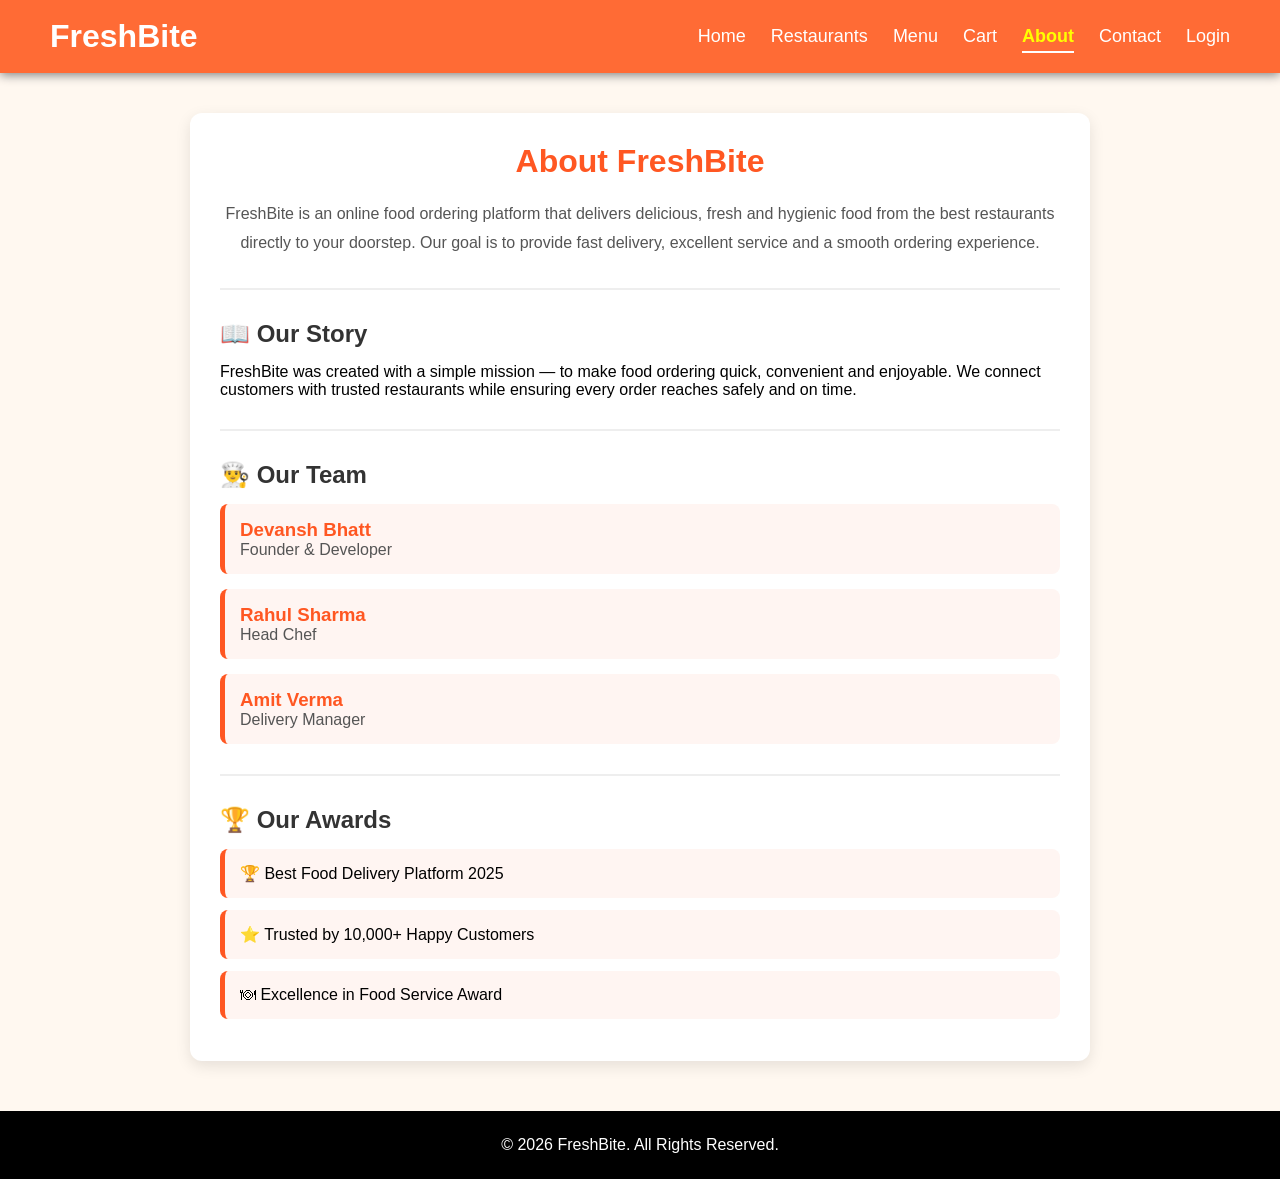
<file: about.html>
<!DOCTYPE html>
<html lang="en">
<head>
    <meta charset="UTF-8">
    <meta name="viewport" content="width=device-width, initial-scale=1.0">
    <title>About - FreshBite</title>

    <link rel="stylesheet" href="style.css">

    <link rel="stylesheet"
    href="https://cdnjs.cloudflare.com/ajax/libs/font-awesome/6.5.2/css/all.min.css">
</head>

<body>

<header>

    <nav>
        <h1>FreshBite</h1>
        <ul>

            <li><a href="index.html">Home</a></li>
            <li><a href="restaurants.html">Restaurants</a></li>
            <li><a href="menu.html">Menu</a></li>
            <li><a href="cart.html">Cart</a></li>
            <li><a href="about.html" class = "active">About</a></li>
            <li><a href="contact.html">Contact</a></li>

            <li id="loginLink">
                <a href="login.html">Login</a>
            </li>

            <li id="accountLink" style="display:none;">
                <a href="account.html">Account</a>
            </li>

        </ul>
    </nav>

</header>

<div class="about-container">

    <h1>About FreshBite</h1>

    <p class="about-text">
        FreshBite is an online food ordering platform that delivers
        delicious, fresh and hygienic food from the best restaurants
        directly to your doorstep. Our goal is to provide fast delivery,
        excellent service and a smooth ordering experience.
    </p>

    <hr>

    <section>

        <h2>📖 Our Story</h2>

        <p>
            FreshBite was created with a simple mission — to make food
            ordering quick, convenient and enjoyable. We connect customers
            with trusted restaurants while ensuring every order reaches
            safely and on time.
        </p>

    </section>

    <hr>

    <section>

        <h2>👨‍🍳 Our Team</h2>

        <div class="team-card">
            <h3>Devansh Bhatt</h3>
            <p>Founder & Developer</p>
        </div>

        <div class="team-card">
            <h3>Rahul Sharma</h3>
            <p>Head Chef</p>
        </div>

        <div class="team-card">
            <h3>Amit Verma</h3>
            <p>Delivery Manager</p>
        </div>

    </section>

    <hr>

    <section>

        <h2>🏆 Our Awards</h2>

        <ul class="award-list">
            <li>🏆 Best Food Delivery Platform 2025</li>
            <li>⭐ Trusted by 10,000+ Happy Customers</li>
            <li>🍽 Excellence in Food Service Award</li>
        </ul>

    </section>

</div>

<footer>

    <p>&copy; 2026 FreshBite. All Rights Reserved.</p>

</footer>

<script src="script.js"></script>

<script>

if(localStorage.getItem("loggedIn")==="true"){

document.getElementById("loginLink").style.display="none";

document.getElementById("accountLink").style.display="inline-block";

}

</script>

</body>
</html>
</file>
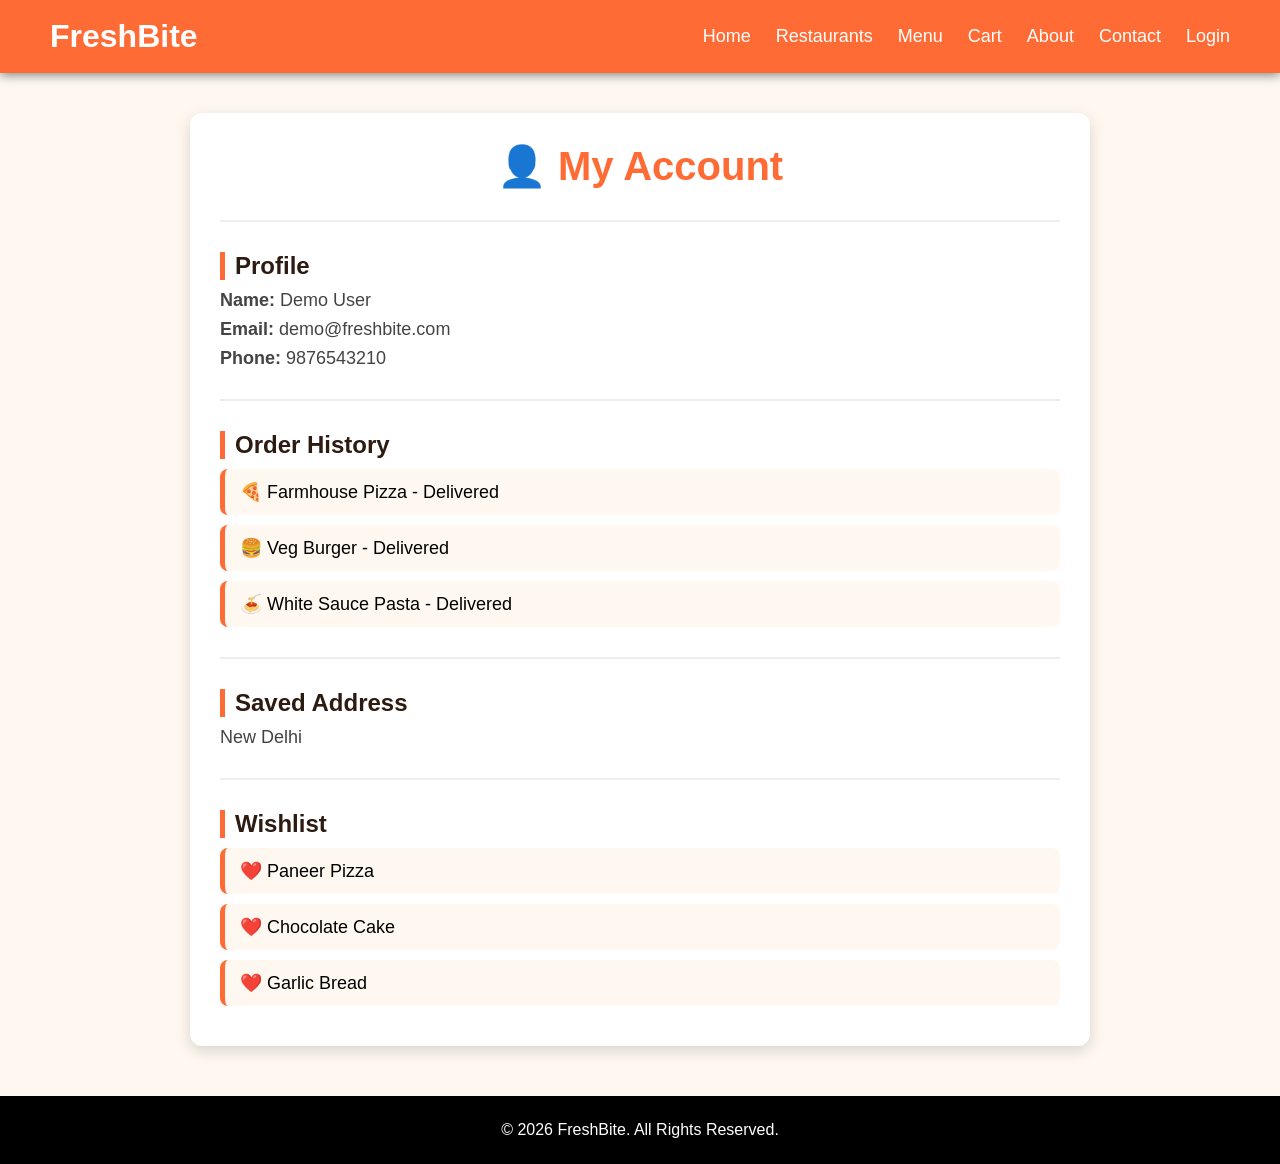
<file: account.html>
<!DOCTYPE html>
<html lang="en">
<head>
    <meta charset="UTF-8">
    <meta name="viewport" content="width=device-width, initial-scale=1.0">
    <title>My Account - FreshBite</title>
    <link rel="stylesheet" href="style.css">
</head>
<body>

<header>
<nav>
    <h1>FreshBite</h1>

    <ul>
        <li><a href="index.html">Home</a></li>
        <li><a href="restaurants.html">Restaurants</a></li>
        <li><a href="menu.html">Menu</a></li>
        <li><a href="cart.html">Cart</a></li>
        <li><a href="about.html">About</a></li>
        <li><a href="contact.html">Contact</a></li>

        <li id="loginLink">
            <a href="login.html">Login</a>
        </li>

        <li id="accountLink" style="display:none;">
            <a href="account.html" class="active">Account</a>
        </li>
    </ul>

</nav>
</header>

<div class="container">

    <h1>👤 My Account</h1>

    <hr>

    <h2>Profile</h2>
    <p><strong>Name:</strong> Demo User</p>
    <p><strong>Email:</strong> demo@freshbite.com</p>
    <p><strong>Phone:</strong> 9876543210</p>

    <hr>

    <h2>Order History</h2>
    <ul>
        <li>🍕 Farmhouse Pizza - Delivered</li>
        <li>🍔 Veg Burger - Delivered</li>
        <li>🍝 White Sauce Pasta - Delivered</li>
    </ul>

    <hr>

    <h2>Saved Address</h2>
    <p>New Delhi</p>

    <hr>

    <h2>Wishlist</h2>
    <ul>
        <li>❤️ Paneer Pizza</li>
        <li>❤️ Chocolate Cake</li>
        <li>❤️ Garlic Bread</li>
    </ul>

</div>
<footer>
    <p>&copy; 2026 FreshBite. All Rights Reserved.</p>
</footer>
<script src="script.js"></script>

<script>
if(localStorage.getItem("loggedIn")==="true"){
    document.getElementById("loginLink").style.display="none";
    document.getElementById("accountLink").style.display="inline-block";
}
</script>
</body>
</html>
</file>
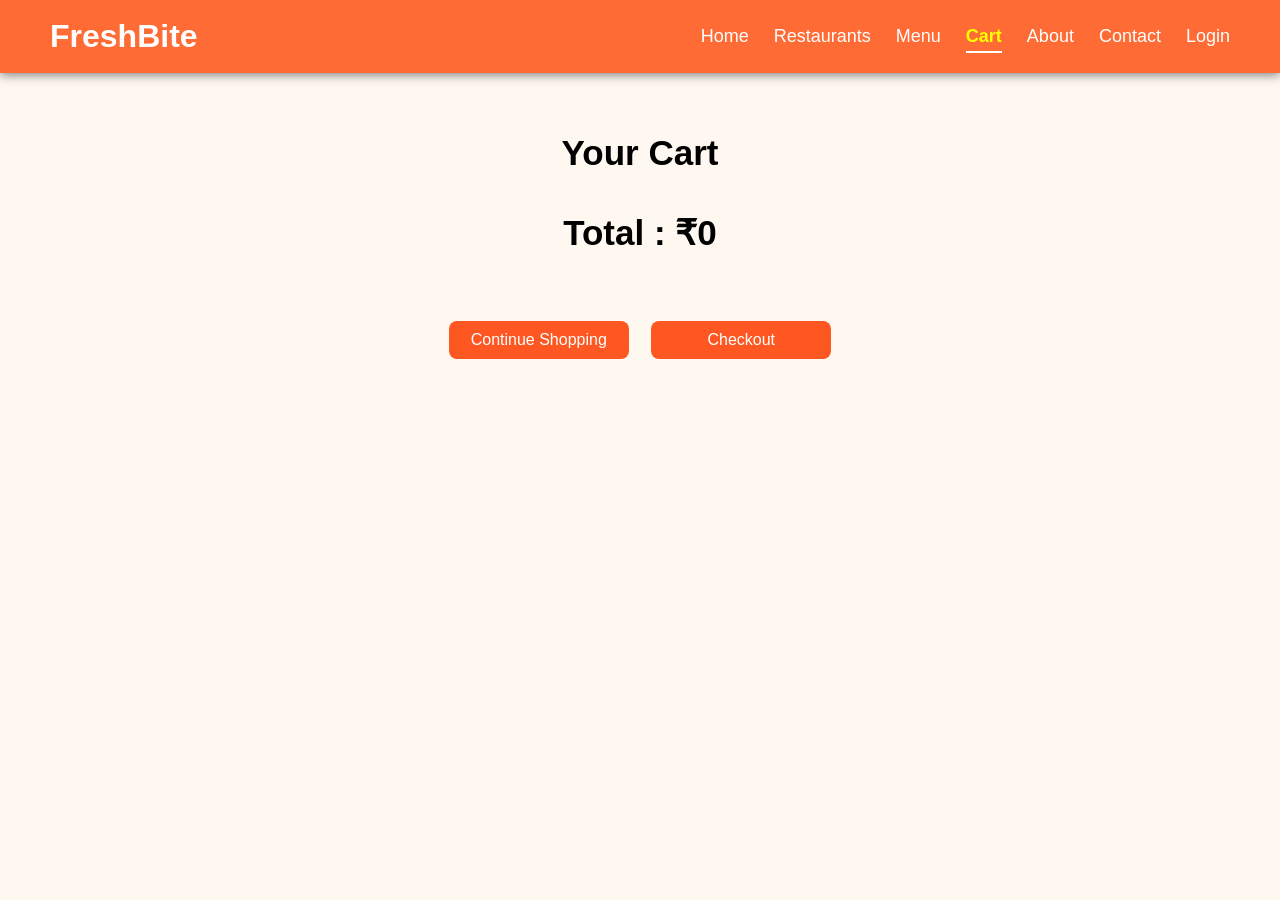
<file: cart.html>
<!DOCTYPE html>
<html>
<head>
    <meta charset="UTF-8">
    <meta name="viewport" content="width=device-width, initial-scale=1.0">

    <title>Cart</title>
    <link rel="stylesheet" href="style.css">
</head>
<body>

<header>
<nav>
    <h1>FreshBite</h1>

    <ul>
    <li><a href="index.html">Home</a></li>
    <li><a href="restaurants.html">Restaurants</a></li>
    <li><a href="menu.html">Menu</a></li>
    <li><a href="cart.html" class = "active">Cart</a></li>
    <li><a href="about.html">About</a></li>
    <li><a href="contact.html">Contact</a></li>
    <li id="loginLink">
    <a href="login.html">Login</a>
    </li>

    <li id="accountLink" style="display:none;">
    <a href="account.html">Account</a>
    </li>
    </ul>
</nav>
</header>

<section class="foods">

    <h2>Your Cart</h2>

    <div id="cart-items"></div>

    <br>

    <a href="menu.html" class="btn">Continue Shopping</a>

    <a href="checkout.html" class="btn">Checkout</a>

</section>

<script src="script.js"></script>
<script>
const loginLink = document.getElementById("loginLink");
const accountLink = document.getElementById("accountLink");

if (localStorage.getItem("loggedIn") === "true") {
    loginLink.style.display = "none";
    accountLink.style.display = "inline-block";
} else {
    loginLink.style.display = "inline-block";
    accountLink.style.display = "none";
}
</script>

</body>
</html>
</file>
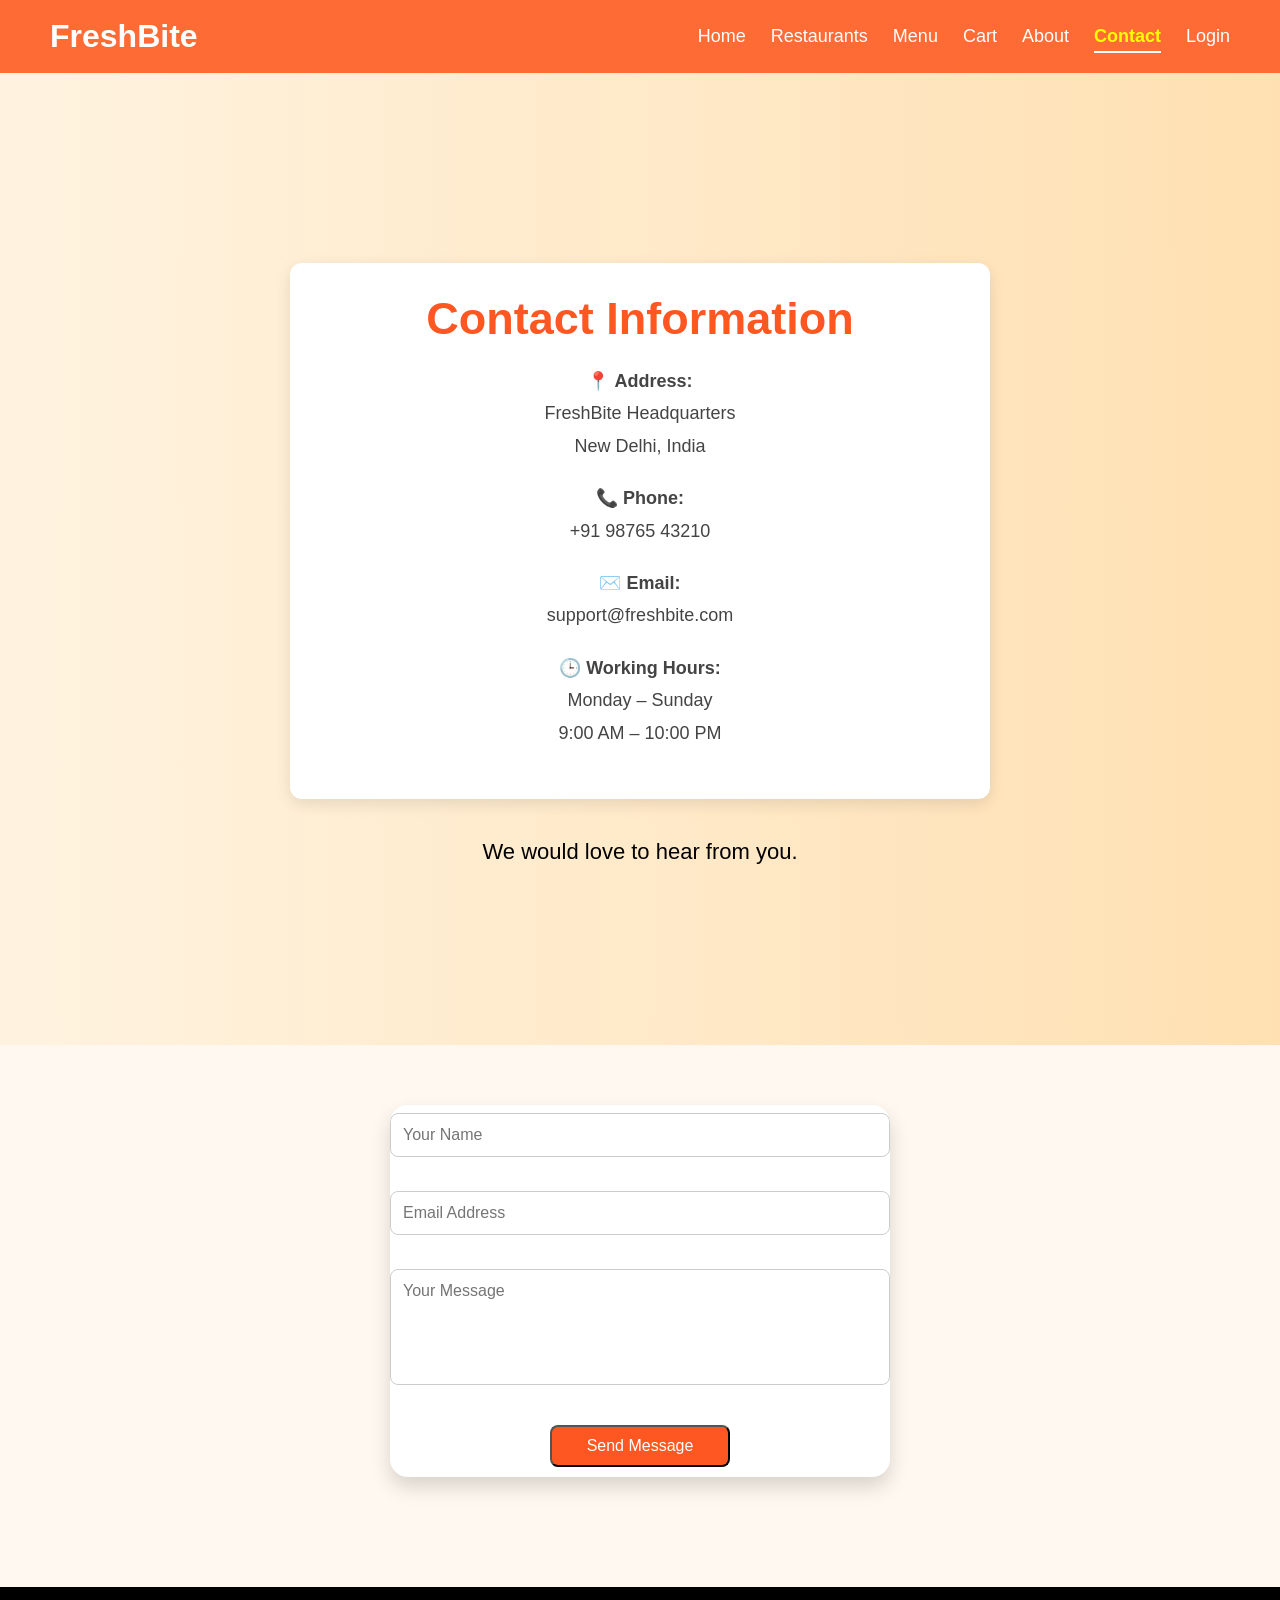
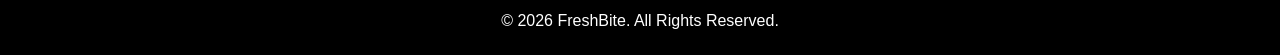
<file: contact.html>
<!DOCTYPE html>
<html lang="en">
<head>
<meta charset="UTF-8">
<meta name="viewport" content="width=device-width, initial-scale=1.0">
<title>Contact | FreshBite</title>
<link rel="stylesheet" href="style.css">
</head>

<body>

<header>
<nav>
<h1>FreshBite</h1>
<ul>
    <li><a href="index.html">Home</a></li>
    <li><a href="restaurants.html">Restaurants</a></li>
    <li><a href="menu.html">Menu</a></li>
    <li><a href="cart.html">Cart</a></li>
    <li><a href="about.html">About</a></li>
    <li><a href="contact.html" class = "active">Contact</a></li>
    <li id="loginLink"><a href="login.html">Login</a></li>

<li id="accountLink" style="display:none;">
    <a href="account.html">Account</a>
</li></ul>
</nav>
</header>

<section class="hero">
<div class="contact-info">

    <h2>Contact Information</h2>

    <p>📍 <strong>Address:</strong><br>
    FreshBite Headquarters<br>
    New Delhi, India</p>

    <p>📞 <strong>Phone:</strong><br>
    +91 98765 43210</p>

    <p>✉️ <strong>Email:</strong><br>
    support@freshbite.com</p>

    <p>🕒 <strong>Working Hours:</strong><br>
    Monday – Sunday<br>
    9:00 AM – 10:00 PM</p>

</div>
<p>We would love to hear from you.</p>
</section>

<section class="foods">

<div class="food-box" style="max-width:500px;margin:auto;">

<form>

<input type="text" placeholder="Your Name" required><br><br>

<input type="email" placeholder="Email Address" required><br><br>

<textarea placeholder="Your Message" rows="5" required></textarea><br><br>

<button type="submit" class="btn">Send Message</button>

</form>

</div>

</section>

<footer>
<p>© 2026 FreshBite. All Rights Reserved.</p>
</footer>
<script>
const loginLink = document.getElementById("loginLink");
const accountLink = document.getElementById("accountLink");

if (localStorage.getItem("loggedIn") === "true") {
    loginLink.style.display = "none";
    accountLink.style.display = "inline-block";
} else {
    loginLink.style.display = "inline-block";
    accountLink.style.display = "none";
}
</script>
<script>
document.querySelector("form").addEventListener("submit", function(e){
    e.preventDefault();
    alert("Message sent successfully!");
    this.reset();
});
</script>
</body>
</html>
</file>
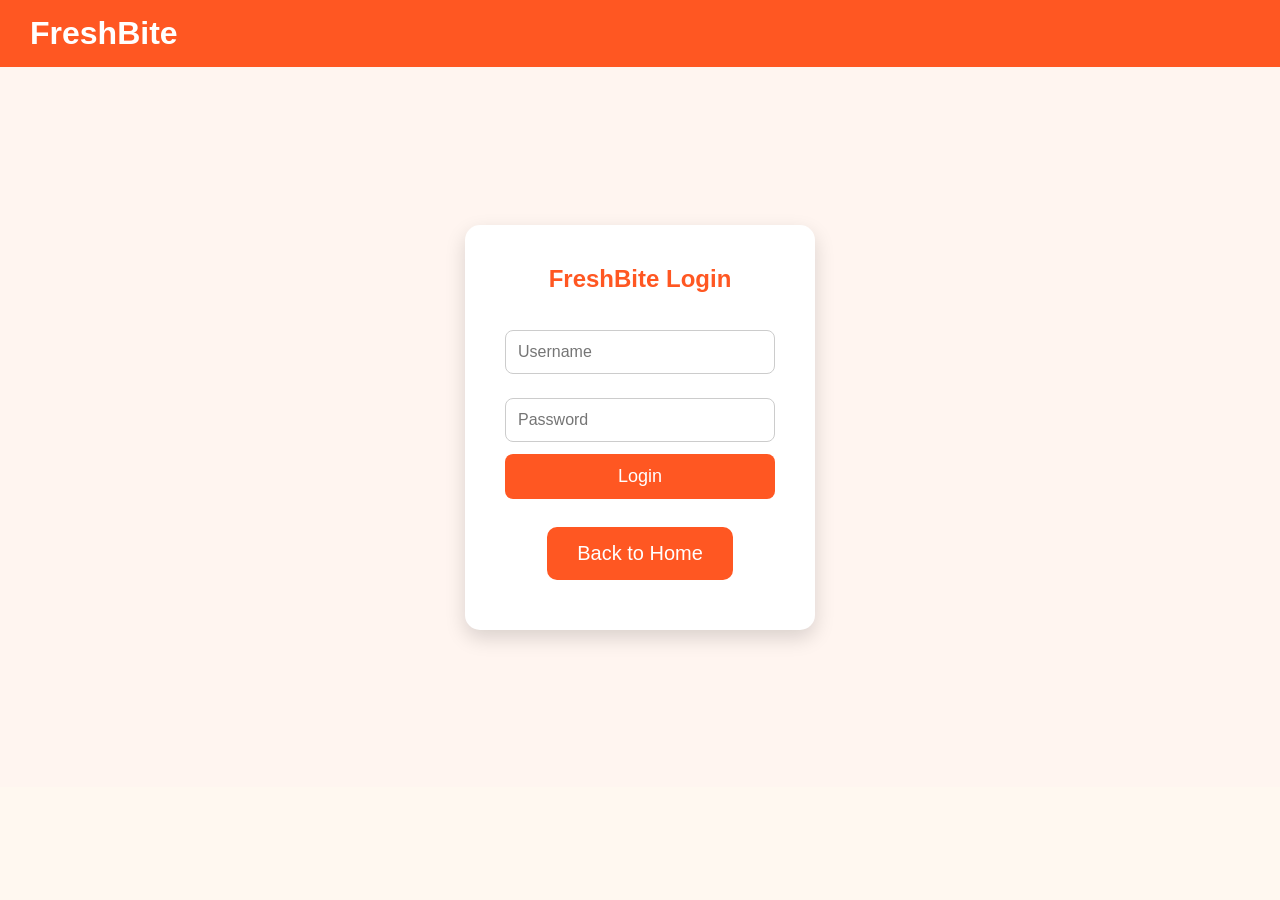
<file: login.html>
<!DOCTYPE html>
<html lang="en">
<head>
    <meta charset="UTF-8">
    <meta name="viewport" content="width=device-width, initial-scale=1.0">
    <title>FreshBite Login</title>
    <link rel="stylesheet" href="style.css">
</head>
<body>

<header class="login-header">
    <h1>FreshBite</h1>
</header>
<section class="login-section">

    <form id="loginForm" class="login-box">

        <h2>FreshBite Login</h2>

        <input
            type="text"
            id="username"
            placeholder="Username"
            required
        >

        <input
            type="password"
            id="password"
            placeholder="Password"
            required
        >

        <button type="submit">
    Login
</button>

<br><br>

<a href="index.html" class="btn">Back to Home</a>

</form>

</section>

<script src="script.js"></script>

</body>
</html>
</file>
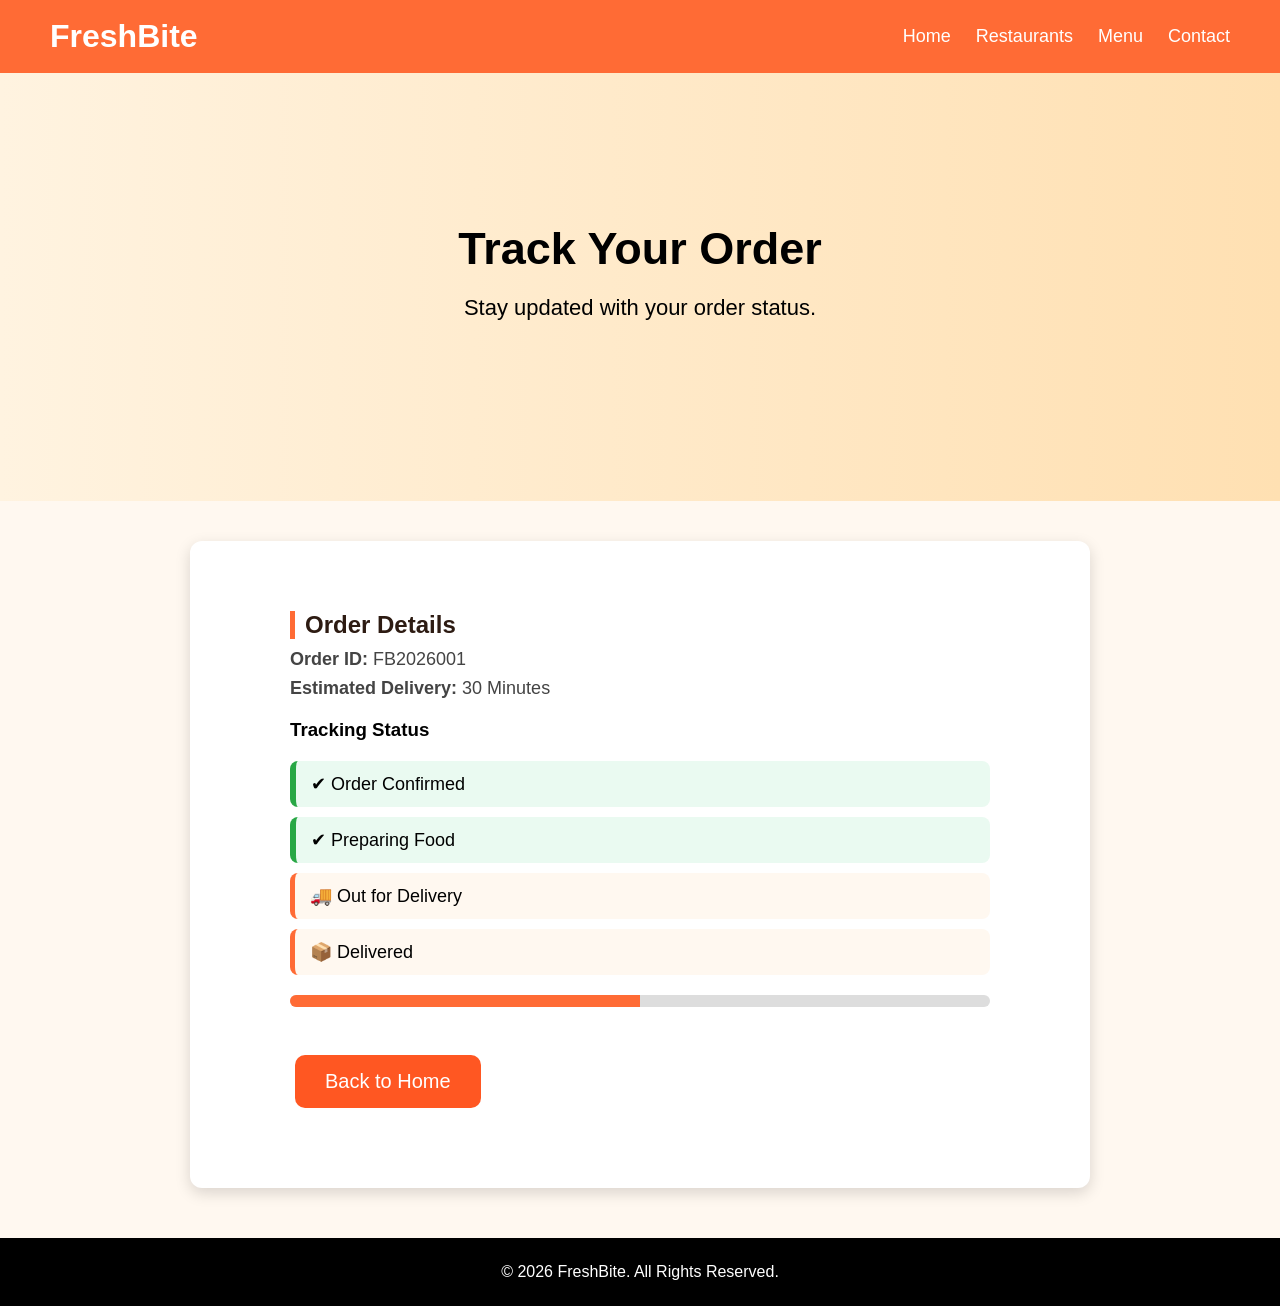
<file: tracking.html>
<!DOCTYPE html>
<html lang="en">
<head>
<meta charset="UTF-8">
<meta name="viewport" content="width=device-width, initial-scale=1.0">
<title>Track Order | FreshBite</title>
<link rel="stylesheet" href="style.css">
</head>

<body>

<header>
<nav class="navbar">
<h1>FreshBite</h1>
<ul>
<li><a href="index.html">Home</a></li>
<li><a href="restaurants.html">Restaurants</a></li>
<li><a href="menu.html">Menu</a></li>
<li><a href="contact.html">Contact</a></li>
</ul>
</nav>
</header>
<section class="hero">
    <h2>Track Your Order</h2>
    <p>Stay updated with your order status.</p>
</section>

<section class="container">

<div class="form-container" style="max-width:700px;margin:40px auto;">

        <h2>Order Details</h2>

        <p><strong>Order ID:</strong> FB2026001</p>

        <p><strong>Estimated Delivery:</strong> 30 Minutes</p>

        <h3>Tracking Status</h3>

        <ul class="tracking-list">

            <li class="completed">✔ Order Confirmed</li>

            <li class="completed">✔ Preparing Food</li>

            <li>🚚 Out for Delivery</li>

            <li>📦 Delivered</li>

        </ul>

        <div class="progress">

            <div class="progress-fill"></div>

        </div>

        <br>

        <a href="index.html" class="btn">Back to Home</a>

    </div>

</section>
<footer>
    <p>&copy; 2026 FreshBite. All Rights Reserved.</p>
</footer>

</body>
</html>
</file>
<file: style.css>
*{
    margin:0;
    padding:0;
    box-sizing:border-box;
    font-family:Arial, sans-serif;
}

/* Navbar */

nav{
    background:#ff5722;
    color:white;
    display:flex;
    justify-content:space-between;
    align-items:center;
    padding:20px 60px;
    box-shadow:0px 2px 10px gray;
}

nav h1{
    font-size:32px;
}

nav ul{
    display:flex;
    list-style:none;
}

nav ul li{
    margin-left:25px;
}

nav ul li a{
    color:white;
    text-decoration:none;
    font-size:18px;
    transition:0.3s;
}

nav ul li a:hover{
    color:#ffe0b2;
}

/* Hero Section */

.hero{
    text-align:center;
    padding:150px 20px;
    background:linear-gradient(
        to right,
        #fff3e0,
        #ffe0b2
    );
}

.hero h2{
    font-size:45px;
    margin-bottom:20px;
}

.hero p{
    font-size:22px;
    margin-bottom:30px;
}

/* Button */

.btn{
    background:#ff5722;
    color:white;
    text-decoration:none;
    padding:15px 30px;
    border-radius:10px;
    font-size:20px;
    display:inline-block;
    transition:0.3s;
}

.btn:hover{
    background:#e64a19;
}

/* Popular Foods */

.foods{
    padding:60px;
    text-align:center;
}

.foods h2{
    margin-bottom:40px;
    font-size:35px;
}

.food-container{
    display:grid;
    grid-template-columns:repeat(auto-fit,minmax(300px,1fr));
    gap:30px;
    padding:40px;
}

.food-box{
    background:white;
    border-radius:18px;
    overflow:hidden;
    box-shadow:0 10px 20px rgba(0,0,0,.15);
    transition:.3s;
    display:flex;
    flex-direction:column;
}

/* Restaurants */

.restaurants{
    padding:60px;
    text-align:center;
}

.restaurants h2{
    margin-bottom:40px;
    font-size:35px;
}

.restaurant-container{
    display:flex;
    justify-content:center;
    flex-wrap:wrap;
    gap:30px;
}

.restaurant-card{
    width:250px;
    background:#f2f2f2;
    padding:30px;
    border-radius:20px;
    font-size:22px;
    text-align:center;
    box-shadow:0px 5px 15px gray;
    transition:0.3s;
}

/* Offers */

.offers{
    text-align:center;
    padding:60px;
}

.offers h2{
    margin-bottom:25px;
    font-size:35px;
}

.offers p{
    margin:15px 0;
    font-size:22px;
}

/* Footer */

footer{
    background:black;
    color:white;
    text-align:center;
    padding:25px;
    margin-top:50px;
}

/* Hover Effects */

.food-box:hover,
.restaurant-card:hover{
    transform:scale(1.05);
    cursor:pointer;
}

.add-cart-btn{
    display:block;
    width:80%;
    margin:20px auto;
    padding:12px;
    background:#ff6b35;
    color:white;
    border:none;
    border-radius:8px;
    font-size:16px;
    font-weight:bold;
    cursor:pointer;
    transition:0.3s;
}

.add-cart-btn:hover{
    background:#e64a19;
}

/* Responsive Design */

.menu-toggle{
    display: none;
    font-size: 30px;
    cursor: pointer;
    color: white;
}

@media (max-width:768px){

    nav{
        flex-direction:column;
        padding:20px;
    }

    nav h1{
        margin-bottom:15px;
    }

    .menu-toggle{
        display: block;
    }

    nav ul{
        display: none;
        flex-direction: column;
        align-items: center;
    }

    nav ul.active{
        display: flex;
    }

    nav ul li{
        margin:10px 0;
    }

    .hero{
        padding:80px 20px;
    }

    .hero h2{
        font-size:32px;
    }

    .hero p{
        font-size:18px;
    }

    .food-container,
    .restaurant-container{
        flex-direction:column;
        align-items:center;
    }

    .food-box,
    .restaurant-card{
        width:90%;
    }

    .foods,
    .restaurants,
    .offers{
        padding:30px 20px;
    }
}

html{
    scroll-behavior: smooth;
}

/* Login Page */

.login-section{
    display:flex;
    justify-content:center;
    align-items:center;
    min-height:80vh;
    background:#fff5f0;
}

.login-box{
    background:white;
    width:350px;
    padding:40px;
    border-radius:15px;
    box-shadow:0 8px 20px rgba(0,0,0,0.15);
    text-align:center;
}

.login-box h2{
    color:#ff5722;
    margin-bottom:25px;
}

.login-box input{
    width:100%;
    padding:12px;
    margin:12px 0;
    border:1px solid #ccc;
    border-radius:8px;
    font-size:16px;
}

.login-box button{
    width:100%;
    padding:12px;
    background:#ff5722;
    color:white;
    border:none;
    border-radius:8px;
    font-size:18px;
    cursor:pointer;
    transition:.3s;
}

.login-box button:hover{
    background:#e64a19;
}

.login-header{
    background:#ff5722;
    color:white;
    padding:15px 30px;
}

.login-header h1{
    margin:0;
    font-size:32px;
}

/* ===== RESTAURANTS PAGE ===== */

.restaurant-hero{
    background:linear-gradient(135deg,#ff6b35,#ff914d);
    color:white;
    text-align:center;
    padding:60px 20px;
}

.restaurant-hero h1{
    font-size:42px;
    margin-bottom:10px;
}

.restaurant-hero p{
    font-size:18px;
    margin-bottom:25px;
}

#searchRestaurant{
    width:60%;
    max-width:500px;
    padding:12px;
    border:none;
    border-radius:30px;
    font-size:16px;
    margin-bottom:20px;
}

.filter-buttons{
    display:flex;
    justify-content:center;
    gap:10px;
    flex-wrap:wrap;
}

.filter-btn{
    padding:10px 18px;
    border:none;
    border-radius:25px;
    background:#fff;
    color:#ff6b35;
    cursor:pointer;
    font-weight:bold;
}

.filter-btn:hover{
    background:#222;
    color:white;
}

.restaurant-container{
    display:grid;
    grid-template-columns:repeat(auto-fit,minmax(320px,1fr));
    gap:30px;
    padding:50px;
}

.restaurant-card{
    background:white;
    border-radius:18px;
    overflow:hidden;
    box-shadow:0 10px 25px rgba(0,0,0,.15);
    transition:.3s;
}

.restaurant-card:hover{
    transform:translateY(-10px);
}

.restaurant-card img{
    width:100%;
    height:230px;
    object-fit:cover;
}

.restaurant-info{
    padding:20px;
}

.restaurant-info h2{
    margin-bottom:10px;
}

.restaurant-info p{
    margin:8px 0;
}

.restaurant-info button{
    margin-top:15px;
    width:100%;
    padding:12px;
    border:none;
    border-radius:8px;
    background:#ff6b35;
    color:white;
    font-size:16px;
    cursor:pointer;
}

.restaurant-info button:hover{
    background:#e85b28;
}

.food-box img{
    width:100%;
    height:220px;
    object-fit:cover;
}

.food-box h3{
    margin:12px;
    font-size:24px;
}

.food-box h4{
    margin:0 12px;
    color:#ff6b35;
}

.food-box p{
    margin:8px 12px;
    line-height:1.5;
}

.veg,
.nonveg{
    display:inline-block;
    width:max-content;
    margin:12px;
    padding:5px 12px;
    border-radius:20px;
    color:white;
    font-size:13px;
}

.veg{
    background:green;
}

.nonveg{
    background:red;
}

/* Menu Hero */

.menu-hero{
    background: linear-gradient(135deg,#ff6b35,#ff914d);
    color: white;
    text-align: center;
    padding: 40px 20px;
}

.menu-hero h1{
    font-size: 48px;
    margin-bottom: 15px;
}

.menu-hero p{
    font-size: 20px;
    color: white;
}

#cart-items + br + .btn{
    margin-right: 10px;
}

.foods{
    text-align: center;
}

.btn{
    margin: 10px 5px;
}

/* Cart page buttons */
.foods .btn{
    display: inline-block;
    width: 180px;
    padding: 10px 18px;
    margin: 10px 8px;
    font-size: 16px;
    border-radius: 8px;
    text-align: center;
}

input,
textarea,
select{
    width:100%;
    padding:12px;
    margin:8px 0;
    border:1px solid #ccc;
    border-radius:8px;
    font-size:16px;
    box-sizing:border-box;
}

textarea{
    resize:none;
}

/* ===== Order Tracking ===== */

.tracking-list{
    list-style:none;
    padding:0;
    margin:20px 0;
}

.tracking-list li{
    background:#f8f8f8;
    padding:15px;
    margin:12px 0;
    border-left:6px solid #ccc;
    border-radius:8px;
    font-size:18px;
}

.tracking-list li.completed{
    border-left:6px solid #28a745;
    background:#eafaf1;
}

.progress{
    width:100%;
    height:12px;
    background:#ddd;
    border-radius:20px;
    overflow:hidden;
    margin:20px 0;
}

.progress-fill{
    width:50%;
    height:100%;
    background:#ff6b35;
}

.form-container h3{
    margin-top:20px;
}

/* Cart + and - buttons */

.quantity-controls button{
    width:35px;
    height:35px;
    padding:0;
    margin:0 5px;
    font-size:20px;
    font-weight:bold;
    border:none;
    border-radius:6px;
    background:#ff6b35;
    color:white;
    cursor:pointer;
}

#cart-items button:hover{
    background:#e64a19;
}

/* Cart Layout */

.cart-item{
    padding:20px;
    text-align:center;
}

.quantity-controls{
    display:flex;
    justify-content:center;
    align-items:center;
    gap:12px;
    margin:15px 0;
}

.quantity-controls button{
    width:35px;
    height:35px;
    border:none;
    border-radius:6px;
    background:#ff6b35;
    color:white;
    font-size:20px;
    font-weight:bold;
    cursor:pointer;
}

.quantity-controls span{
    font-size:20px;
    font-weight:bold;
    min-width:30px;
    text-align:center;
}

.remove-btn{
    margin-top:15px;
    padding:10px 20px;
    background:#dc3545;
    color:white;
    border:none;
    border-radius:6px;
    cursor:pointer;
    font-size:15px;
    font-weight:bold;
}

.remove-btn:hover{
    background:#b02a37;
}

/* Account Page */

.container{
    max-width:900px;
    margin:40px auto;
    background:#fff;
    padding:30px;
    border-radius:12px;
    box-shadow:0 5px 15px rgba(0,0,0,0.15);
}

.container h1{
    color:#ff6b35;
    font-size:40px;
    text-align:center;
    margin-bottom:30px;
}

.container h2{
    color:#2d1b12;
    margin-top:25px;
    margin-bottom:10px;
    border-left:5px solid #ff6b35;
    padding-left:10px;
}

.container p{
    font-size:18px;
    margin:8px 0;
    color:#444;
}

.container ul{
    list-style:none;
    padding-left:0;
}

.container ul li{
    background:#fff8f0;
    margin:10px 0;
    padding:12px 15px;
    border-radius:8px;
    border-left:5px solid #ff6b35;
    font-size:18px;
    transition:0.3s;
}

.container ul li:hover{
    background:#ffe6d5;
    transform:translateX(5px);
}

hr{
    margin:25px 0;
    border:none;
    border-top:2px solid #eee;
}

nav{
    background:#ff6b35;
    padding:18px 50px;
}

nav h2{
    color:white;
    margin:0;
    font-size:32px;
}

body{
    background:#fff8f0;
    font-family:Arial, sans-serif;
}

@media(max-width:768px){

.container{
    width:90%;
    padding:20px;
}

.container h1{
    font-size:30px;
}

.container h2{
    font-size:24px;
}

.container p,
.container li{
    font-size:16px;
}

nav{
    padding:15px 20px;
}

nav h2{
    font-size:28px;
}

}

.about-container{
    max-width:900px;
    margin:40px auto;
    background:#fff;
    padding:30px;
    border-radius:12px;
    box-shadow:0 5px 15px rgba(0,0,0,0.1);
}

.about-container h1{
    text-align:center;
    color:#ff5722;
    margin-bottom:20px;
}

.about-text{
    text-align:center;
    line-height:1.8;
    color:#555;
}

.about-container h2{
    color:#333;
    margin:25px 0 15px;
}

.team-card{
    background:#fff5f2;
    padding:15px;
    margin:15px 0;
    border-left:5px solid #ff5722;
    border-radius:8px;
}

.team-card h3{
    color:#ff5722;
}

.team-card p{
    color:#555;
}

.award-list{
    list-style:none;
    padding:0;
}

.award-list li{
    background:#fff5f2;
    margin:12px 0;
    padding:15px;
    border-left:5px solid #ff5722;
    border-radius:8px;
}

hr{
    margin:30px 0;
    border:1px solid #eee;
}

.contact-info{
    max-width:700px;
    margin:40px auto;
    background:#fff;
    padding:30px;
    border-radius:12px;
    box-shadow:0 5px 15px rgba(0,0,0,0.1);
}

.contact-info h2{
    color:#ff5722;
    margin-bottom:20px;
    text-align:center;
}

.contact-info p{
    font-size:18px;
    line-height:1.8;
    color:#444;
    margin-bottom:20px;
}

html{
    scroll-behavior: smooth;
}

/* Restaurant Cards */
.restaurant-card:hover{
    transform: translateY(-8px);
    transition: 0.3s ease;
    box-shadow: 0 10px 20px rgba(0,0,0,0.2);
}

/* Food Cards */
.food-card:hover{
    transform: translateY(-8px);
    transition: 0.3s ease;
    box-shadow: 0 10px 20px rgba(0,0,0,0.2);
}

/* Buttons */
button:hover{
    transform: scale(1.05);
    transition: 0.3s ease;
}
.active{
    color: yellow !important;
    font-weight:bold;
    border-bottom:2px solid white;
    padding-bottom:5px;
}
</file>
